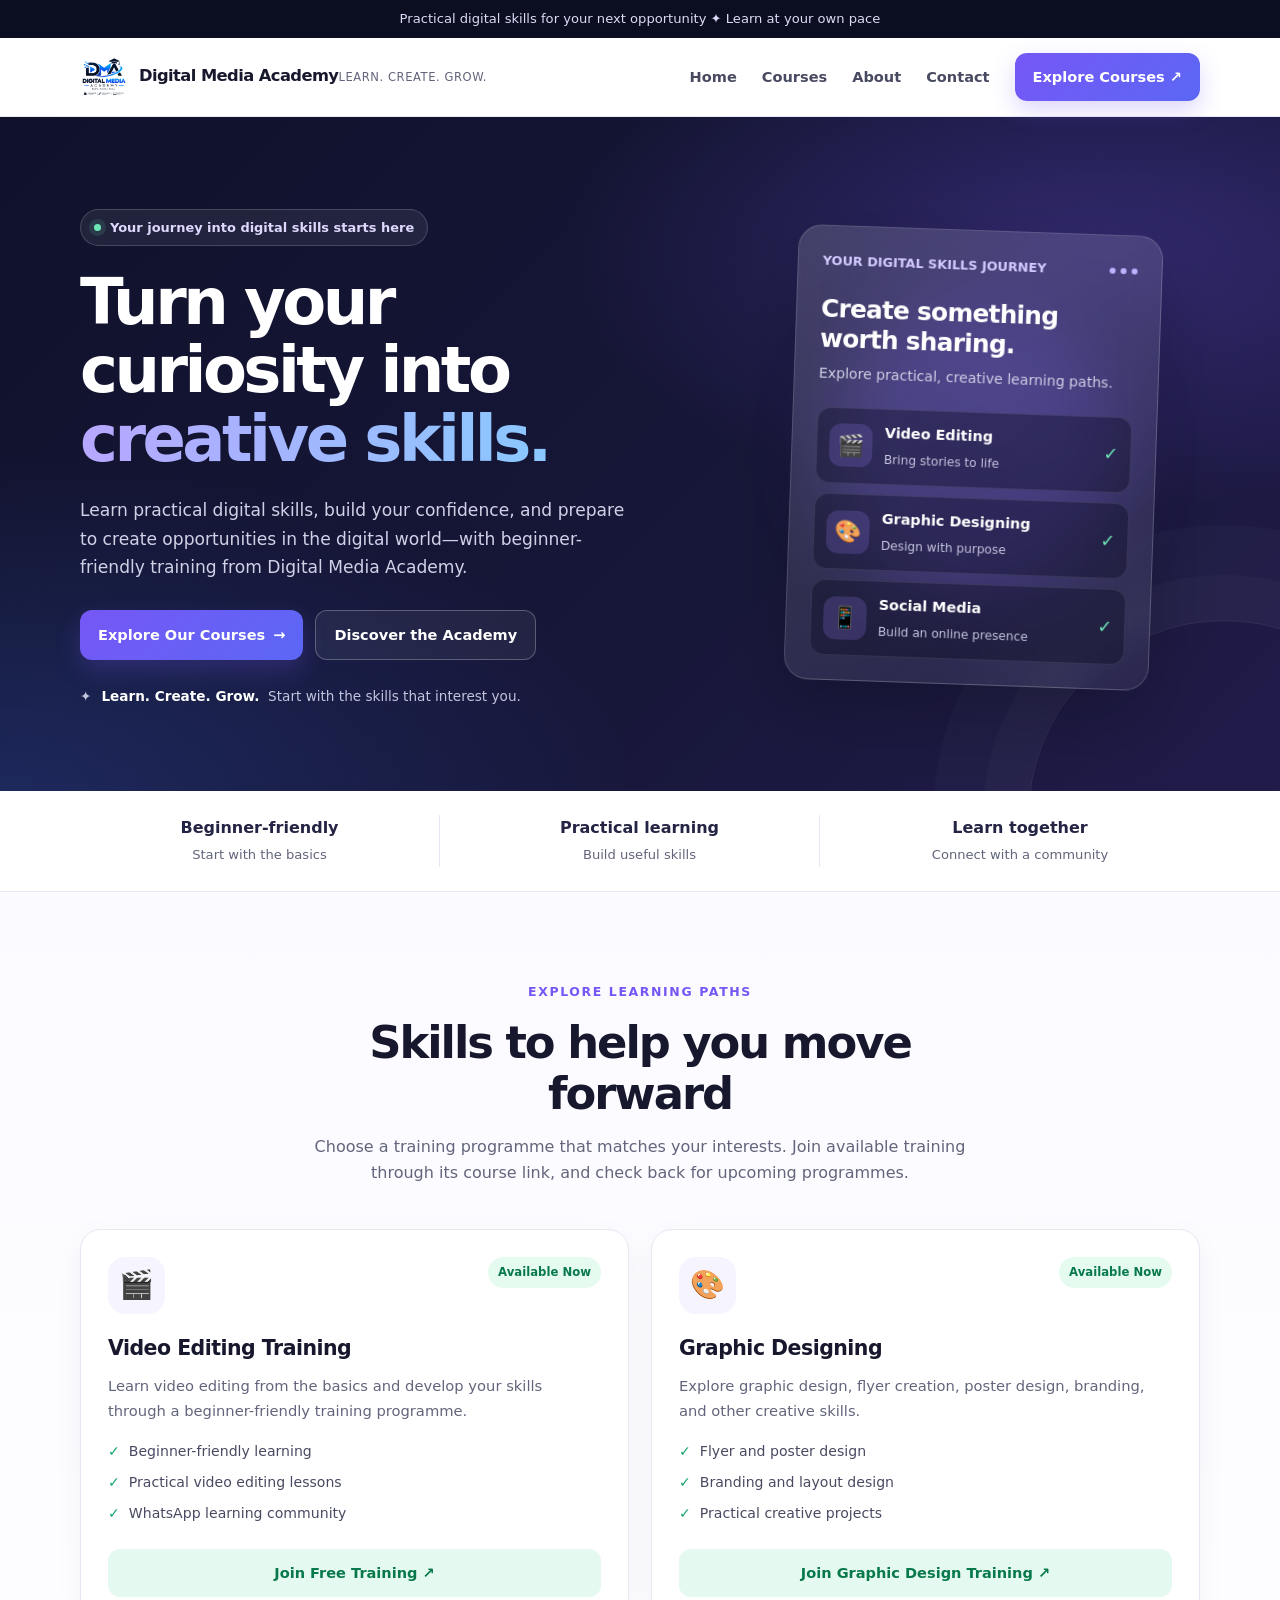
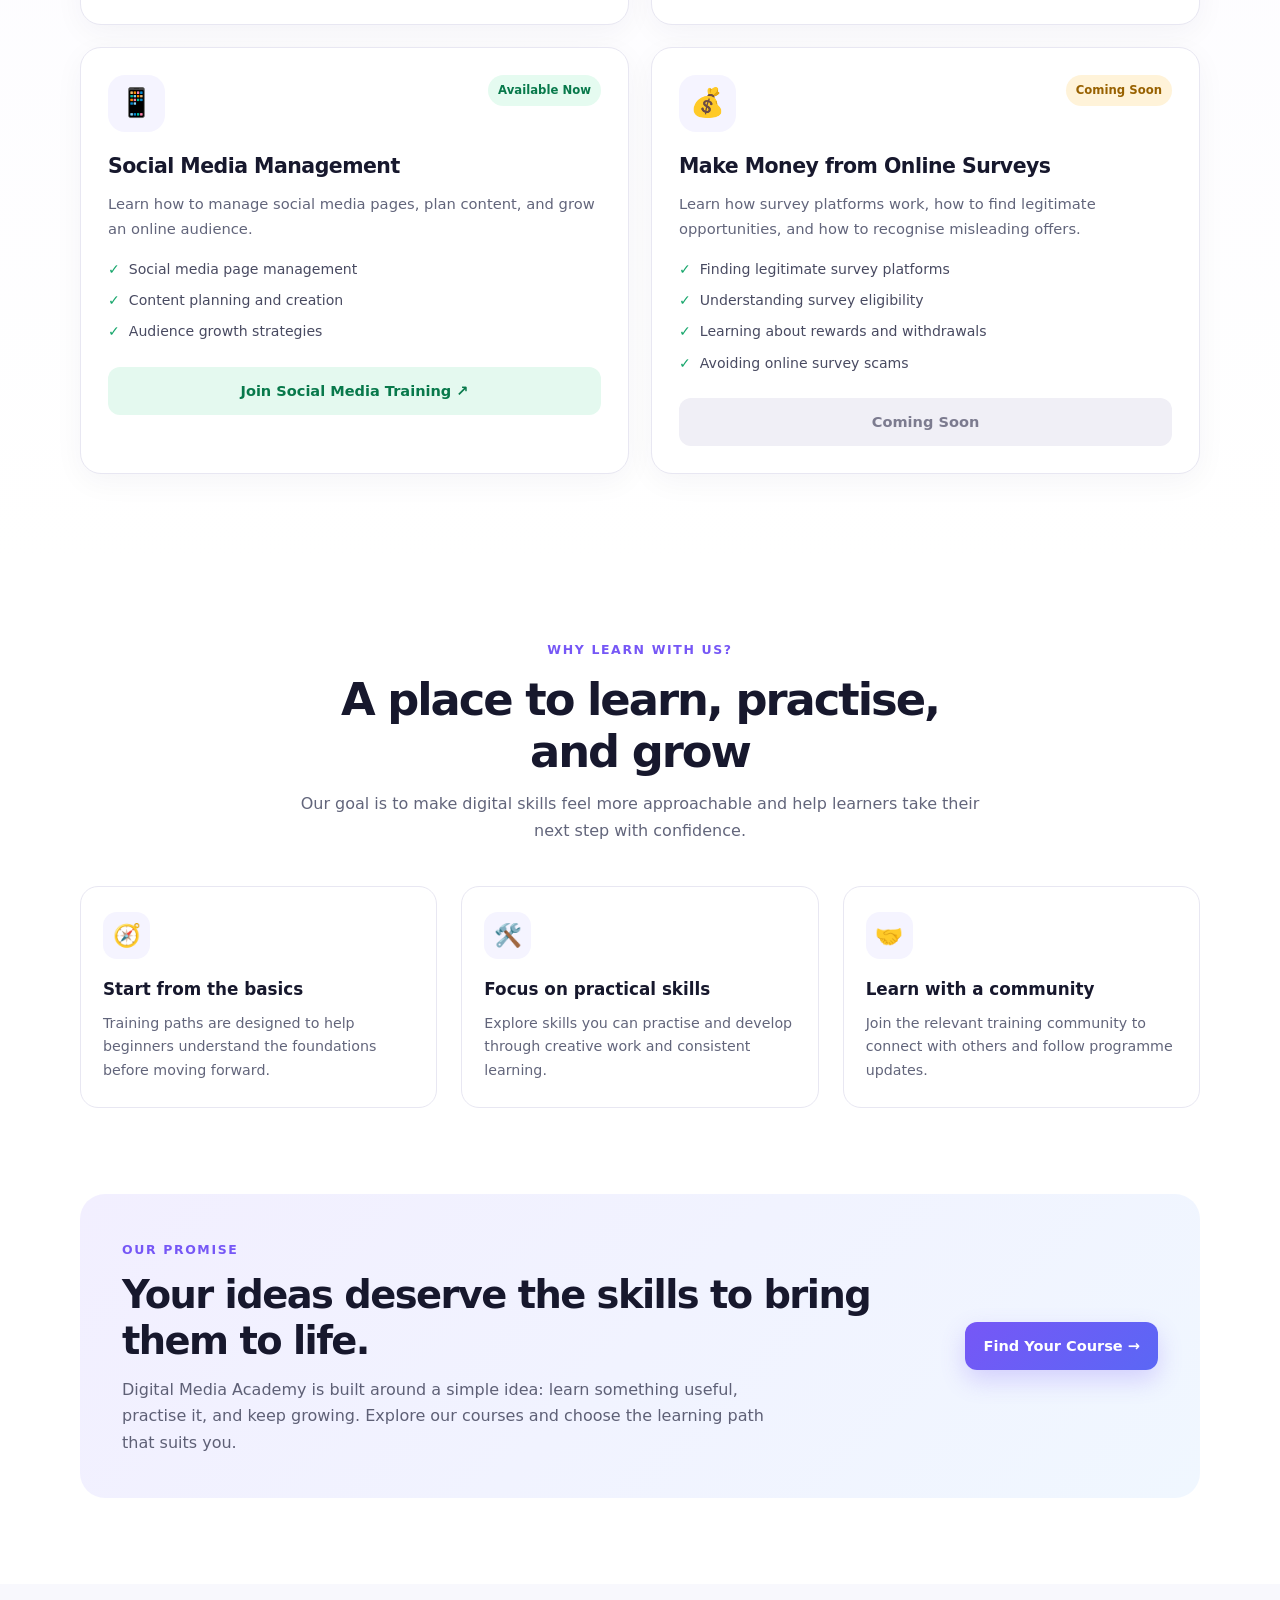
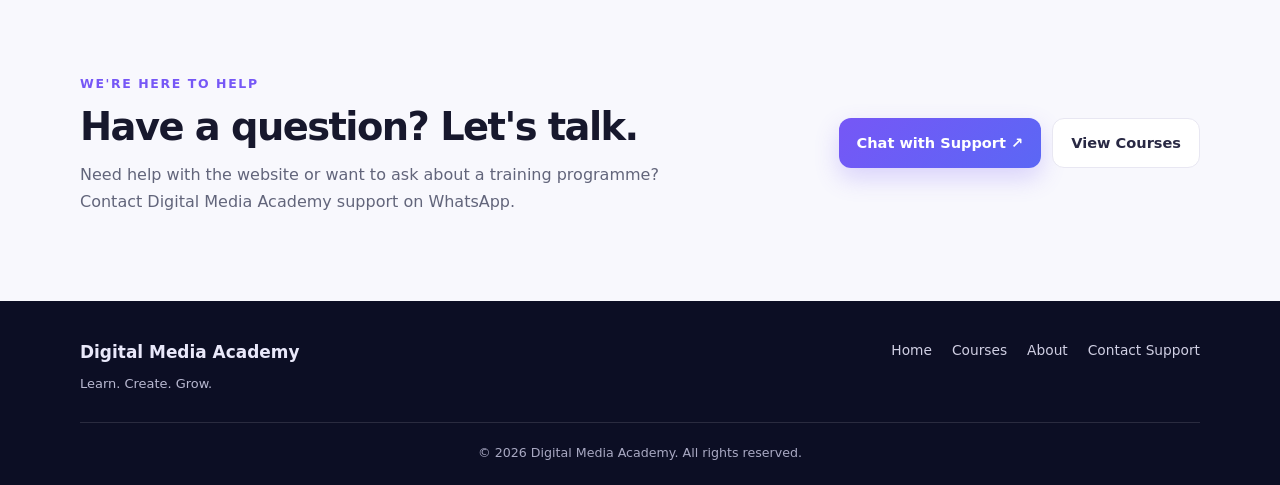
<file: index-1.html>
<!DOCTYPE html>
<html lang="en">
<head>
  <meta charset="UTF-8" />
  <meta name="viewport" content="width=device-width, initial-scale=1.0" />
  <meta name="theme-color" content="#10122b" />
  <meta name="description" content="Digital Media Academy helps you learn practical digital skills through beginner-friendly training in video editing, graphic design, and social media management." />
  <title>Digital Media Academy | Learn. Create. Grow.</title>
  <style>
    :root{--navy:#10122b;--navy2:#171a3d;--purple:#7657f6;--purple2:#a18bff;--ink:#17182d;--muted:#62657b;--pale:#f5f4ff;--white:#fff;--green:#20bd78;--line:#e8e7f2;--shadow:0 18px 50px rgba(27,24,73,.12)}
    *{box-sizing:border-box;margin:0;padding:0}
    html{scroll-behavior:smooth;scroll-padding-top:90px}
    body{font-family:Inter,ui-sans-serif,system-ui,-apple-system,BlinkMacSystemFont,"Segoe UI",sans-serif;color:var(--ink);background:#fff;line-height:1.65}
    a{color:inherit;text-decoration:none}
    .container{width:min(1120px,calc(100% - 40px));margin:auto}
    .topbar{background:#0b0d21;color:#dcdaf7;text-align:center;padding:8px 14px;font-size:.82rem}
    header{position:sticky;top:0;z-index:20;background:rgba(255,255,255,.94);backdrop-filter:blur(14px);border-bottom:1px solid rgba(232,231,242,.85)}
    .nav{min-height:78px;display:flex;align-items:center;justify-content:space-between;gap:22px}
    .brand{display:flex;align-items:center;gap:11px;min-width:0}
    .brand img{width:48px;height:48px;object-fit:contain;border-radius:12px}
    .brand-mark{display:none;width:46px;height:46px;border-radius:14px;background:linear-gradient(135deg,var(--purple),#4e8bff);color:white;align-items:center;justify-content:center;font-weight:900;font-size:1.1rem}
    .brand-name{font-weight:850;line-height:1.15;letter-spacing:-.035em;font-size:1.02rem}.brand-tag{font-size:.72rem;color:var(--muted);margin-top:4px;letter-spacing:.05em}
    .navlinks{display:flex;align-items:center;gap:25px;font-size:.91rem;font-weight:650;color:#484a61}
    .navlinks a:hover{color:var(--purple)}
    .nav-cta,.btn{display:inline-flex;align-items:center;justify-content:center;gap:8px;border:0;border-radius:12px;padding:12px 18px;font-weight:750;font-size:.91rem;transition:transform .2s,box-shadow .2s,background .2s;cursor:pointer}
    .nav-cta,.btn-primary{background:linear-gradient(135deg,var(--purple),#5b67f5);color:white;box-shadow:0 10px 24px rgba(118,87,246,.24)}
    .btn:hover,.nav-cta:hover{transform:translateY(-2px);box-shadow:0 14px 28px rgba(118,87,246,.25)}
    .menu-toggle{display:none;border:1px solid var(--line);background:#fff;border-radius:10px;padding:9px 12px;font-size:1.2rem}
    .hero{position:relative;overflow:hidden;background:radial-gradient(ellipse at 85% 20%,rgba(118,87,246,.28),transparent 34%),radial-gradient(ellipse at 0% 100%,rgba(67,120,255,.2),transparent 35%),linear-gradient(135deg,#10122b,#17173a 62%,#211b4a);color:#fff;padding:92px 0 84px}
    .hero:after{content:"";position:absolute;width:390px;height:390px;border:1px solid rgba(255,255,255,.09);border-radius:50%;right:-140px;bottom:-220px;box-shadow:0 0 0 45px rgba(255,255,255,.025),0 0 0 95px rgba(255,255,255,.02)}
    .hero-grid{position:relative;z-index:1;display:grid;grid-template-columns:1.15fr .85fr;align-items:center;gap:55px}
    .eyebrow{display:inline-flex;align-items:center;gap:9px;border:1px solid rgba(255,255,255,.17);background:rgba(255,255,255,.07);border-radius:999px;padding:7px 13px;color:#ded8ff;font-size:.81rem;font-weight:700;margin-bottom:22px}
    .eyebrow span{width:7px;height:7px;background:#6ee7b7;border-radius:50%;box-shadow:0 0 0 5px rgba(110,231,183,.12)}
    h1{font-size:clamp(2.5rem,5vw,4.55rem);line-height:1.07;letter-spacing:-.055em;max-width:700px}
    h1 em{font-style:normal;background:linear-gradient(90deg,#b7a7ff,#8ac8ff);background-clip:text;-webkit-background-clip:text;color:transparent}
    .hero-copy{color:#d0d1e7;font-size:1.07rem;max-width:560px;margin:23px 0 29px}
    .hero-actions{display:flex;flex-wrap:wrap;gap:12px}
    .btn-outline{color:#fff;border:1px solid rgba(255,255,255,.26);background:rgba(255,255,255,.06)}
    .hero-note{display:flex;align-items:center;gap:10px;margin-top:25px;color:#c3c4dd;font-size:.85rem}
    .hero-note strong{color:white}
    .visual{position:relative;min-height:350px;display:flex;align-items:center;justify-content:center}
    .visual-glow{position:absolute;width:300px;height:300px;border-radius:50%;background:rgba(118,87,246,.26);filter:blur(35px)}
    .learning-card{position:relative;width:min(100%,365px);border:1px solid rgba(255,255,255,.17);border-radius:24px;padding:24px;background:linear-gradient(145deg,rgba(255,255,255,.15),rgba(255,255,255,.055));backdrop-filter:blur(15px);box-shadow:0 30px 80px rgba(0,0,0,.22);transform:rotate(2deg)}
    .card-top{display:flex;justify-content:space-between;align-items:center;margin-bottom:23px}.card-label{font-size:.8rem;color:#d3caff;font-weight:700}.card-dots{display:flex;gap:5px}.card-dots i{width:6px;height:6px;background:#bcb2ff;border-radius:50%}
    .visual-title{font-size:1.55rem;line-height:1.2;letter-spacing:-.03em;font-weight:850;margin-bottom:8px}.visual-sub{color:#d0d0e5;font-size:.88rem;margin-bottom:22px}
    .mini-course{display:flex;align-items:center;gap:12px;background:rgba(9,10,32,.38);border:1px solid rgba(255,255,255,.09);border-radius:14px;padding:12px;margin-top:10px}.mini-icon{width:43px;height:43px;display:grid;place-items:center;background:rgba(153,131,255,.2);border-radius:12px;font-size:1.35rem}.mini-course strong{display:block;font-size:.9rem}.mini-course small{color:#c5c4df;font-size:.76rem}.mini-check{margin-left:auto;color:#6ee7b7;font-size:1.1rem}
    .stats{position:relative;z-index:2;margin-top:-1px;background:#fff;border-bottom:1px solid var(--line)}.stats-grid{display:grid;grid-template-columns:repeat(3,1fr);padding:24px 0;gap:20px}.stat{text-align:center;border-right:1px solid var(--line)}.stat:last-child{border:0}.stat strong{display:block;font-size:1rem;color:#242444}.stat span{font-size:.82rem;color:var(--muted)}
    section{padding:86px 0}.section-head{text-align:center;max-width:690px;margin:0 auto 42px}.kicker{color:var(--purple);font-weight:850;font-size:.78rem;text-transform:uppercase;letter-spacing:.13em}.section-head h2{font-size:clamp(2rem,3.5vw,3rem);letter-spacing:-.045em;line-height:1.15;margin:12px 0 14px}.section-head p{color:var(--muted);font-size:1rem}
    .courses{background:linear-gradient(180deg,#fbfaff,#fff)}.course-grid{display:grid;grid-template-columns:repeat(2,1fr);gap:22px}.course{position:relative;padding:27px;border:1px solid var(--line);border-radius:21px;background:#fff;box-shadow:0 8px 30px rgba(29,25,72,.045);transition:transform .22s,box-shadow .22s}.course:hover{transform:translateY(-5px);box-shadow:var(--shadow)}.course-head{display:flex;align-items:flex-start;justify-content:space-between;gap:15px;margin-bottom:18px}.course-icon{width:57px;height:57px;display:grid;place-items:center;border-radius:17px;background:var(--pale);font-size:1.75rem}.status{display:inline-flex;border-radius:999px;padding:6px 10px;font-size:.73rem;font-weight:800;white-space:nowrap}.available{background:#e5fbf0;color:#08794b}.soon{background:#fff3d9;color:#986100}.course h3{font-size:1.28rem;letter-spacing:-.025em;margin-bottom:9px}.course p{color:var(--muted);font-size:.92rem;margin-bottom:17px}.course ul{list-style:none;display:grid;gap:8px;margin-bottom:23px}.course li{font-size:.88rem;color:#484a61;display:flex;gap:9px;align-items:flex-start}.course li:before{content:"✓";color:#16a66b;font-weight:900}.course .btn{width:100%;padding:12px}.btn-green{background:#e4f9ef;color:#08794b}.btn-green:hover{background:#d3f5e4}.btn-disabled{background:#f0eff6;color:#7c7b8f;cursor:not-allowed;box-shadow:none}.btn-disabled:hover{transform:none;box-shadow:none}
    .why{padding-top:76px}.feature-grid{display:grid;grid-template-columns:repeat(3,1fr);gap:24px}.feature{padding:25px 22px;border-radius:18px;background:#fff;border:1px solid var(--line)}.feature-icon{width:47px;height:47px;display:grid;place-items:center;background:var(--pale);border-radius:14px;font-size:1.4rem;margin-bottom:17px}.feature h3{font-size:1.05rem;margin-bottom:8px}.feature p{font-size:.89rem;color:var(--muted)}
    .about-band{padding:0 0 86px}.about-box{border-radius:25px;background:linear-gradient(135deg,#f2efff,#f0f7ff);padding:42px;display:grid;grid-template-columns:1fr auto;gap:30px;align-items:center}.about-box h2{font-size:clamp(1.7rem,3vw,2.4rem);letter-spacing:-.04em;line-height:1.2;margin:9px 0 13px}.about-box p{color:#5e6076;max-width:670px}.about-box .btn{white-space:nowrap}
    .support{background:#f8f8fd}.support-inner{display:grid;grid-template-columns:1fr auto;gap:30px;align-items:center}.support h2{font-size:clamp(1.8rem,3vw,2.5rem);letter-spacing:-.04em;line-height:1.2;margin:8px 0 12px}.support p{color:var(--muted);max-width:630px}.support-actions{display:flex;flex-wrap:wrap;gap:11px}.support .btn-secondary{background:#fff;color:#292944;border:1px solid var(--line)}
    footer{background:#0c0e24;color:#e9e8fa;padding:38px 0 22px}.footer-top{display:flex;justify-content:space-between;align-items:flex-start;gap:25px;padding-bottom:27px;border-bottom:1px solid rgba(255,255,255,.12)}.footer-brand{font-weight:850;font-size:1.06rem}.footer-brand span{display:block;font-size:.81rem;color:#b8b8d0;font-weight:500;margin-top:6px}.footer-links{display:flex;gap:20px;flex-wrap:wrap;color:#d0cfe3;font-size:.86rem}.footer-links a:hover{color:#b7a7ff}.copyright{text-align:center;color:#a9a9c3;font-size:.79rem;padding-top:20px}
    @media(max-width:850px){.navlinks{gap:15px}.hero-grid{grid-template-columns:1fr;gap:25px}.hero{padding:70px 0 60px}.visual{min-height:310px}.learning-card{transform:none}.course-grid{gap:16px}.about-box{grid-template-columns:1fr}.about-box .btn{justify-self:start}.support-inner{grid-template-columns:1fr}.feature-grid{gap:15px}}
    @media(max-width:650px){.container{width:min(100% - 30px,1120px)}.topbar{font-size:.75rem}.nav{min-height:70px}.brand img{width:42px;height:42px}.brand-name{font-size:.92rem}.brand-tag{font-size:.67rem}.menu-toggle{display:block}.navlinks{display:none;position:absolute;top:70px;left:0;right:0;background:white;padding:18px 20px 22px;border-bottom:1px solid var(--line);box-shadow:0 16px 25px rgba(20,20,50,.08);flex-direction:column;align-items:stretch;gap:0}.navlinks.open{display:flex}.navlinks a{padding:11px 4px}.navlinks .nav-cta{text-align:center;margin-top:8px}.hero{padding:58px 0 46px}h1{font-size:clamp(2.45rem,12vw,3.5rem)}.hero-copy{font-size:.98rem}.hero-actions .btn{flex:1 1 auto}.visual{min-height:295px}.learning-card{padding:20px}.stats-grid{gap:8px;padding:20px 0}.stat strong{font-size:.88rem}.stat span{font-size:.72rem}.stat{padding:0 5px}section{padding:65px 0}.section-head{margin-bottom:30px}.course-grid,.feature-grid{grid-template-columns:1fr}.course{padding:22px}.why{padding-top:60px}.about-band{padding-bottom:65px}.about-box{padding:27px 23px}.support-actions{flex-direction:column;align-items:stretch}.footer-top{flex-direction:column}.footer-links{gap:14px}.footer-links a{padding:2px 0}}
    @media(prefers-reduced-motion:reduce){html{scroll-behavior:auto}*,*:before,*:after{transition:none!important}}
  </style>
</head>
<body>
  <div class="topbar">Practical digital skills for your next opportunity ✦ Learn at your own pace</div>
  <header>
    <div class="container nav">
      <a class="brand" href="#home" aria-label="Digital Media Academy home">
        <img src="logo.png" alt="Digital Media Academy logo" onerror="this.style.display='none';this.nextElementSibling.style.display='flex'" />
        <span class="brand-mark">D</span>
        <span><span class="brand-name">Digital Media Academy</span><span class="brand-tag">LEARN. CREATE. GROW.</span></span>
      </a>
      <button class="menu-toggle" id="menuToggle" aria-label="Open navigation menu" aria-expanded="false">☰</button>
      <nav class="navlinks" id="navLinks" aria-label="Main navigation">
        <a href="#home">Home</a><a href="#training">Courses</a><a href="#about">About</a><a href="#support">Contact</a>
        <a class="nav-cta" href="#training">Explore Courses ↗</a>
      </nav>
    </div>
  </header>

  <main>
    <section class="hero" id="home">
      <div class="container hero-grid">
        <div>
          <div class="eyebrow"><span></span> Your journey into digital skills starts here</div>
          <h1>Turn your curiosity into <em>creative skills.</em></h1>
          <p class="hero-copy">Learn practical digital skills, build your confidence, and prepare to create opportunities in the digital world—with beginner-friendly training from Digital Media Academy.</p>
          <div class="hero-actions"><a class="btn btn-primary" href="#training">Explore Our Courses <span>→</span></a><a class="btn btn-outline" href="#about">Discover the Academy</a></div>
          <div class="hero-note">✦ <span><strong>Learn. Create. Grow.</strong> &nbsp;Start with the skills that interest you.</span></div>
        </div>
        <div class="visual" aria-label="Featured digital skills">
          <div class="visual-glow"></div>
          <div class="learning-card">
            <div class="card-top"><span class="card-label">YOUR DIGITAL SKILLS JOURNEY</span><span class="card-dots"><i></i><i></i><i></i></span></div>
            <div class="visual-title">Create something<br>worth sharing.</div>
            <div class="visual-sub">Explore practical, creative learning paths.</div>
            <div class="mini-course"><span class="mini-icon">🎬</span><span><strong>Video Editing</strong><small>Bring stories to life</small></span><span class="mini-check">✓</span></div>
            <div class="mini-course"><span class="mini-icon">🎨</span><span><strong>Graphic Designing</strong><small>Design with purpose</small></span><span class="mini-check">✓</span></div>
            <div class="mini-course"><span class="mini-icon">📱</span><span><strong>Social Media</strong><small>Build an online presence</small></span><span class="mini-check">✓</span></div>
          </div>
        </div>
      </div>
    </section>

    <div class="stats"><div class="container stats-grid"><div class="stat"><strong>Beginner-friendly</strong><span>Start with the basics</span></div><div class="stat"><strong>Practical learning</strong><span>Build useful skills</span></div><div class="stat"><strong>Learn together</strong><span>Connect with a community</span></div></div></div>

    <section class="courses" id="training">
      <div class="container">
        <div class="section-head"><span class="kicker">Explore learning paths</span><h2>Skills to help you move forward</h2><p>Choose a training programme that matches your interests. Join available training through its course link, and check back for upcoming programmes.</p></div>
        <div class="course-grid">
          <article class="course">
            <div class="course-head"><div class="course-icon">🎬</div><span class="status available">Available Now</span></div>
            <h3>Video Editing Training</h3><p>Learn video editing from the basics and develop your skills through a beginner-friendly training programme.</p>
            <ul><li>Beginner-friendly learning</li><li>Practical video editing lessons</li><li>WhatsApp learning community</li></ul>
            <a class="btn btn-green" href="https://chat.whatsapp.com/Cv1jNxuuqx2AYfZXlazljB?s=cl&amp;p=a&amp;mlu=4&amp;ilr=4" target="_blank" rel="noopener noreferrer">Join Free Training ↗</a>
          </article>
          <article class="course">
            <div class="course-head"><div class="course-icon">🎨</div><span class="status available">Available Now</span></div>
            <h3>Graphic Designing</h3><p>Explore graphic design, flyer creation, poster design, branding, and other creative skills.</p>
            <ul><li>Flyer and poster design</li><li>Branding and layout design</li><li>Practical creative projects</li></ul>
            <a class="btn btn-green" href="https://chat.whatsapp.com/GkWZv9W1OBrA22UfVQXHsQ?s=cl&amp;p=a&amp;mlu=4&amp;ilr=4" target="_blank" rel="noopener noreferrer">Join Graphic Design Training ↗</a>
          </article>
          <article class="course">
            <div class="course-head"><div class="course-icon">📱</div><span class="status available">Available Now</span></div>
            <h3>Social Media Management</h3><p>Learn how to manage social media pages, plan content, and grow an online audience.</p>
            <ul><li>Social media page management</li><li>Content planning and creation</li><li>Audience growth strategies</li></ul>
            <a class="btn btn-green" href="https://chat.whatsapp.com/K4XXK5pLpJkBwRLvR0lFh7?s=cl&amp;p=a&amp;mlu=4&amp;ilr=4" target="_blank" rel="noopener noreferrer">Join Social Media Training ↗</a>
          </article>
          <article class="course">
            <div class="course-head"><div class="course-icon">💰</div><span class="status soon">Coming Soon</span></div>
            <h3>Make Money from Online Surveys</h3><p>Learn how survey platforms work, how to find legitimate opportunities, and how to recognise misleading offers.</p>
            <ul><li>Finding legitimate survey platforms</li><li>Understanding survey eligibility</li><li>Learning about rewards and withdrawals</li><li>Avoiding online survey scams</li></ul>
            <span class="btn btn-disabled" aria-disabled="true">Coming Soon</span>
          </article>
        </div>
      </div>
    </section>

    <section class="why" id="about">
      <div class="container">
        <div class="section-head"><span class="kicker">Why learn with us?</span><h2>A place to learn, practise, and grow</h2><p>Our goal is to make digital skills feel more approachable and help learners take their next step with confidence.</p></div>
        <div class="feature-grid">
          <article class="feature"><div class="feature-icon">🧭</div><h3>Start from the basics</h3><p>Training paths are designed to help beginners understand the foundations before moving forward.</p></article>
          <article class="feature"><div class="feature-icon">🛠️</div><h3>Focus on practical skills</h3><p>Explore skills you can practise and develop through creative work and consistent learning.</p></article>
          <article class="feature"><div class="feature-icon">🤝</div><h3>Learn with a community</h3><p>Join the relevant training community to connect with others and follow programme updates.</p></article>
        </div>
      </div>
    </section>

    <section class="about-band"><div class="container"><div class="about-box"><div><span class="kicker">Our promise</span><h2>Your ideas deserve the skills to bring them to life.</h2><p>Digital Media Academy is built around a simple idea: learn something useful, practise it, and keep growing. Explore our courses and choose the learning path that suits you.</p></div><a class="btn btn-primary" href="#training">Find Your Course →</a></div></div></section>

    <section class="support" id="support"><div class="container support-inner"><div><span class="kicker">We're here to help</span><h2>Have a question? Let's talk.</h2><p>Need help with the website or want to ask about a training programme? Contact Digital Media Academy support on WhatsApp.</p></div><div class="support-actions"><a class="btn btn-primary" href="https://wa.me/2347042591011?text=Hello%20Digital%20Media%20Academy%20Support%2C%20I%20need%20help%20with%20your%20website." target="_blank" rel="noopener noreferrer">Chat with Support ↗</a><a class="btn btn-secondary" href="#training">View Courses</a></div></div></section>
  </main>

  <footer><div class="container"><div class="footer-top"><div class="footer-brand">Digital Media Academy<span>Learn. Create. Grow.</span></div><div class="footer-links"><a href="#home">Home</a><a href="#training">Courses</a><a href="#about">About</a><a href="#support">Contact Support</a></div></div><div class="copyright">© <span id="year"></span> Digital Media Academy. All rights reserved.</div></div></footer>
  <script>
    const menuToggle = document.getElementById('menuToggle');
    const navLinks = document.getElementById('navLinks');
    menuToggle.addEventListener('click', () => {
      const isOpen = navLinks.classList.toggle('open');
      menuToggle.setAttribute('aria-expanded', String(isOpen));
      menuToggle.textContent = isOpen ? '✕' : '☰';
    });
    navLinks.querySelectorAll('a').forEach(link => link.addEventListener('click', () => {
      navLinks.classList.remove('open');
      menuToggle.setAttribute('aria-expanded', 'false');
      menuToggle.textContent = '☰';
    }));
    document.getElementById('year').textContent = new Date().getFullYear();
  </script>
</body>
</html>
</file>
